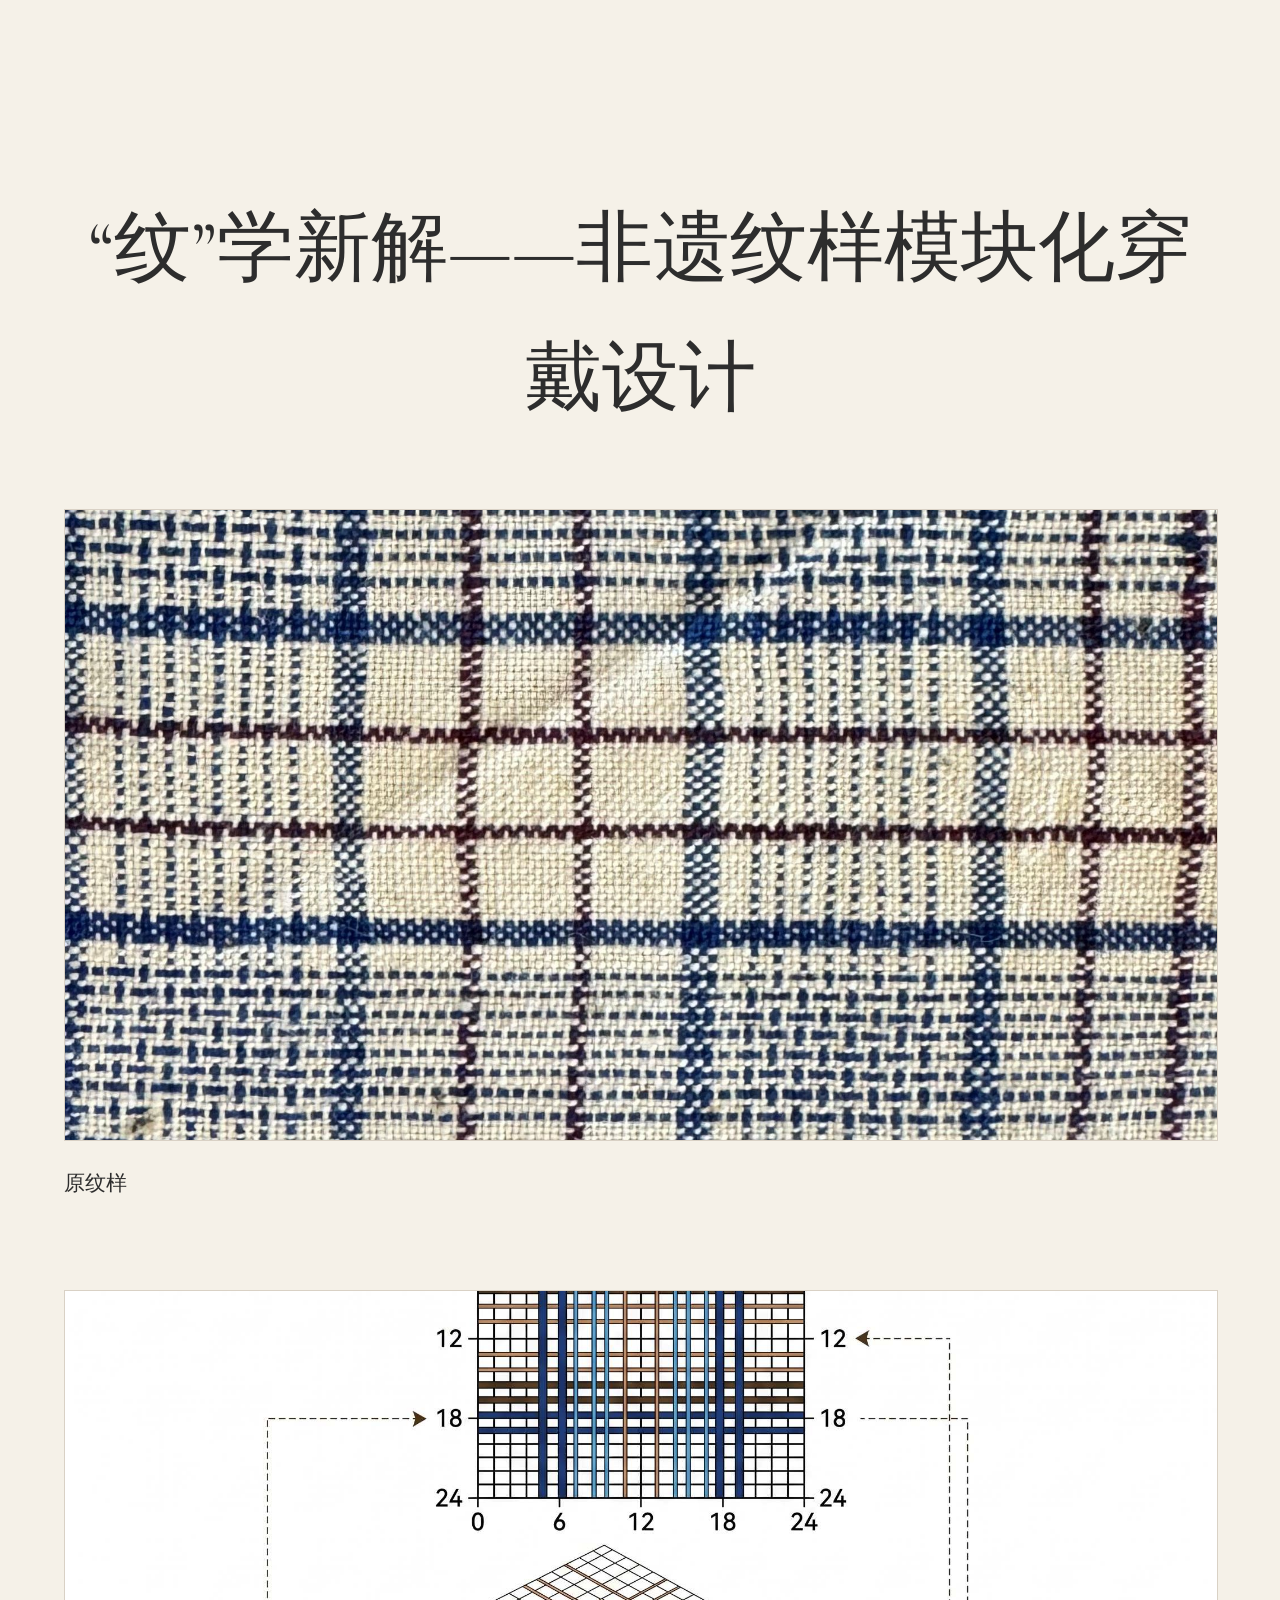
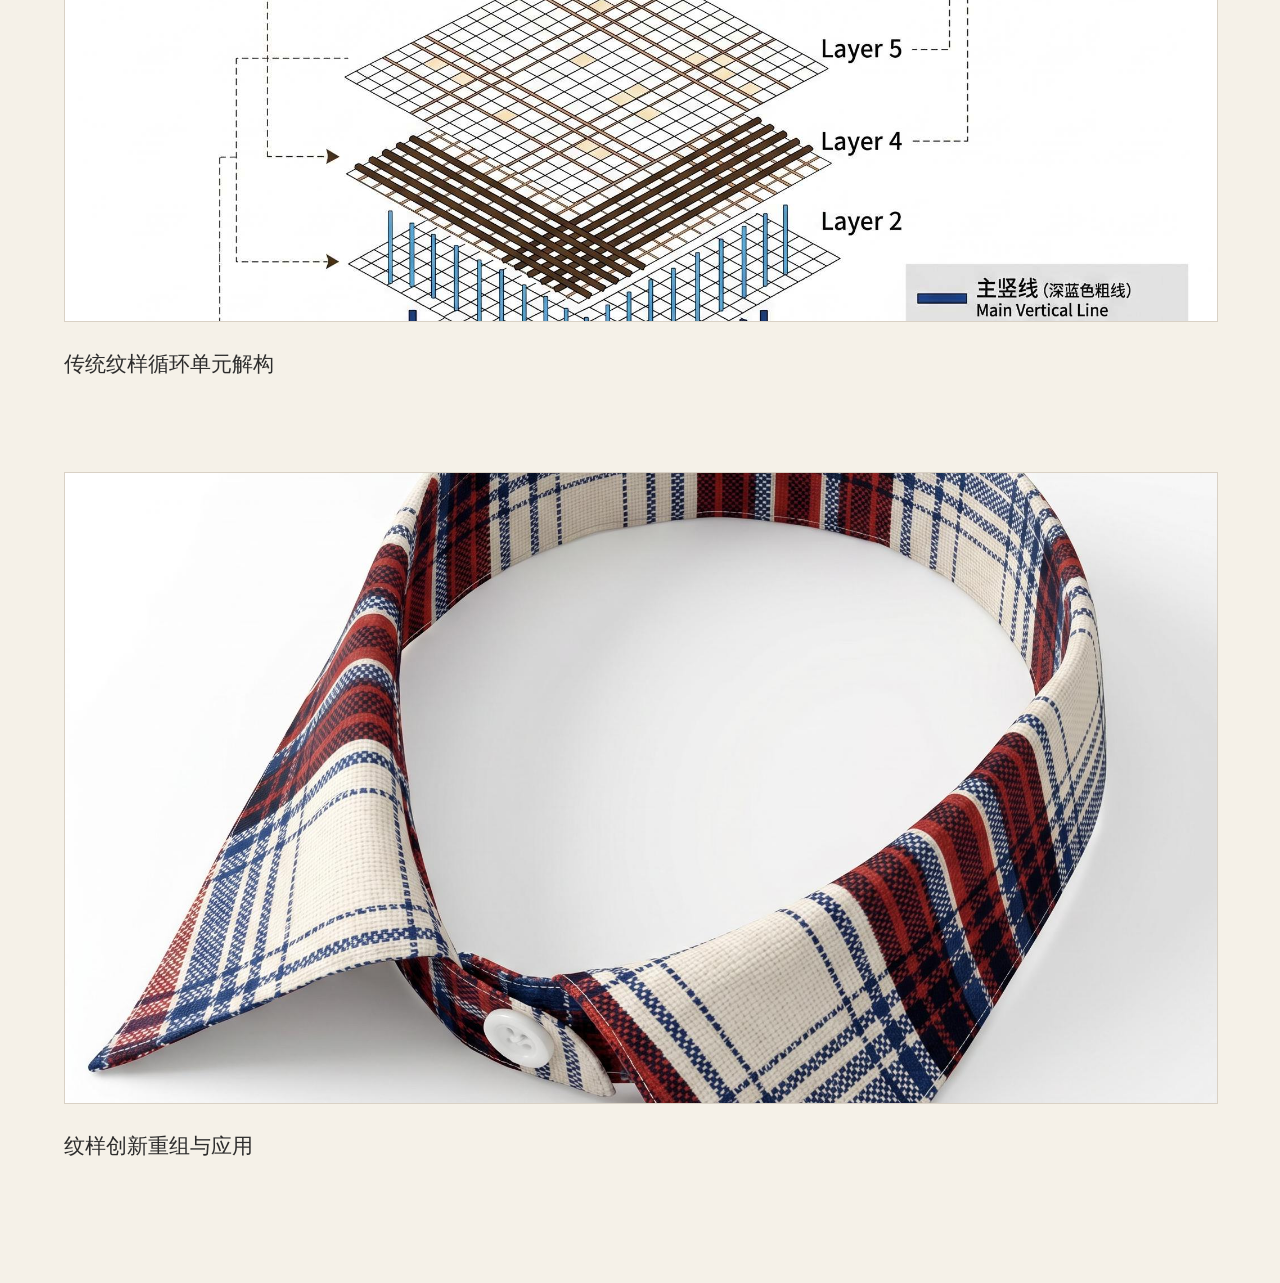
<file: index.html>
<!DOCTYPE html><html><head><meta charset='utf-8'><link rel='stylesheet' href='css/style.css'><meta name='viewport' content='width=device-width,initial-scale=1'></head><body><section class='hero'><h1>“纹”学新解——非遗纹样模块化穿戴设计</h1><div class='cards'><a class='cover-card' href='original.html'><img src='images/cover/cover1.jpg'><div class='cover-title'>原纹样</div></a><a class='cover-card' href='deconstruction.html'><img src='images/cover/cover2.jpg'><div class='cover-title'>传统纹样循环单元解构</div></a><a class='cover-card' href='recombination.html'><img src='images/cover/cover3.jpg'><div class='cover-title'>纹样创新重组与应用</div></a></div></section></body></html>
</file>
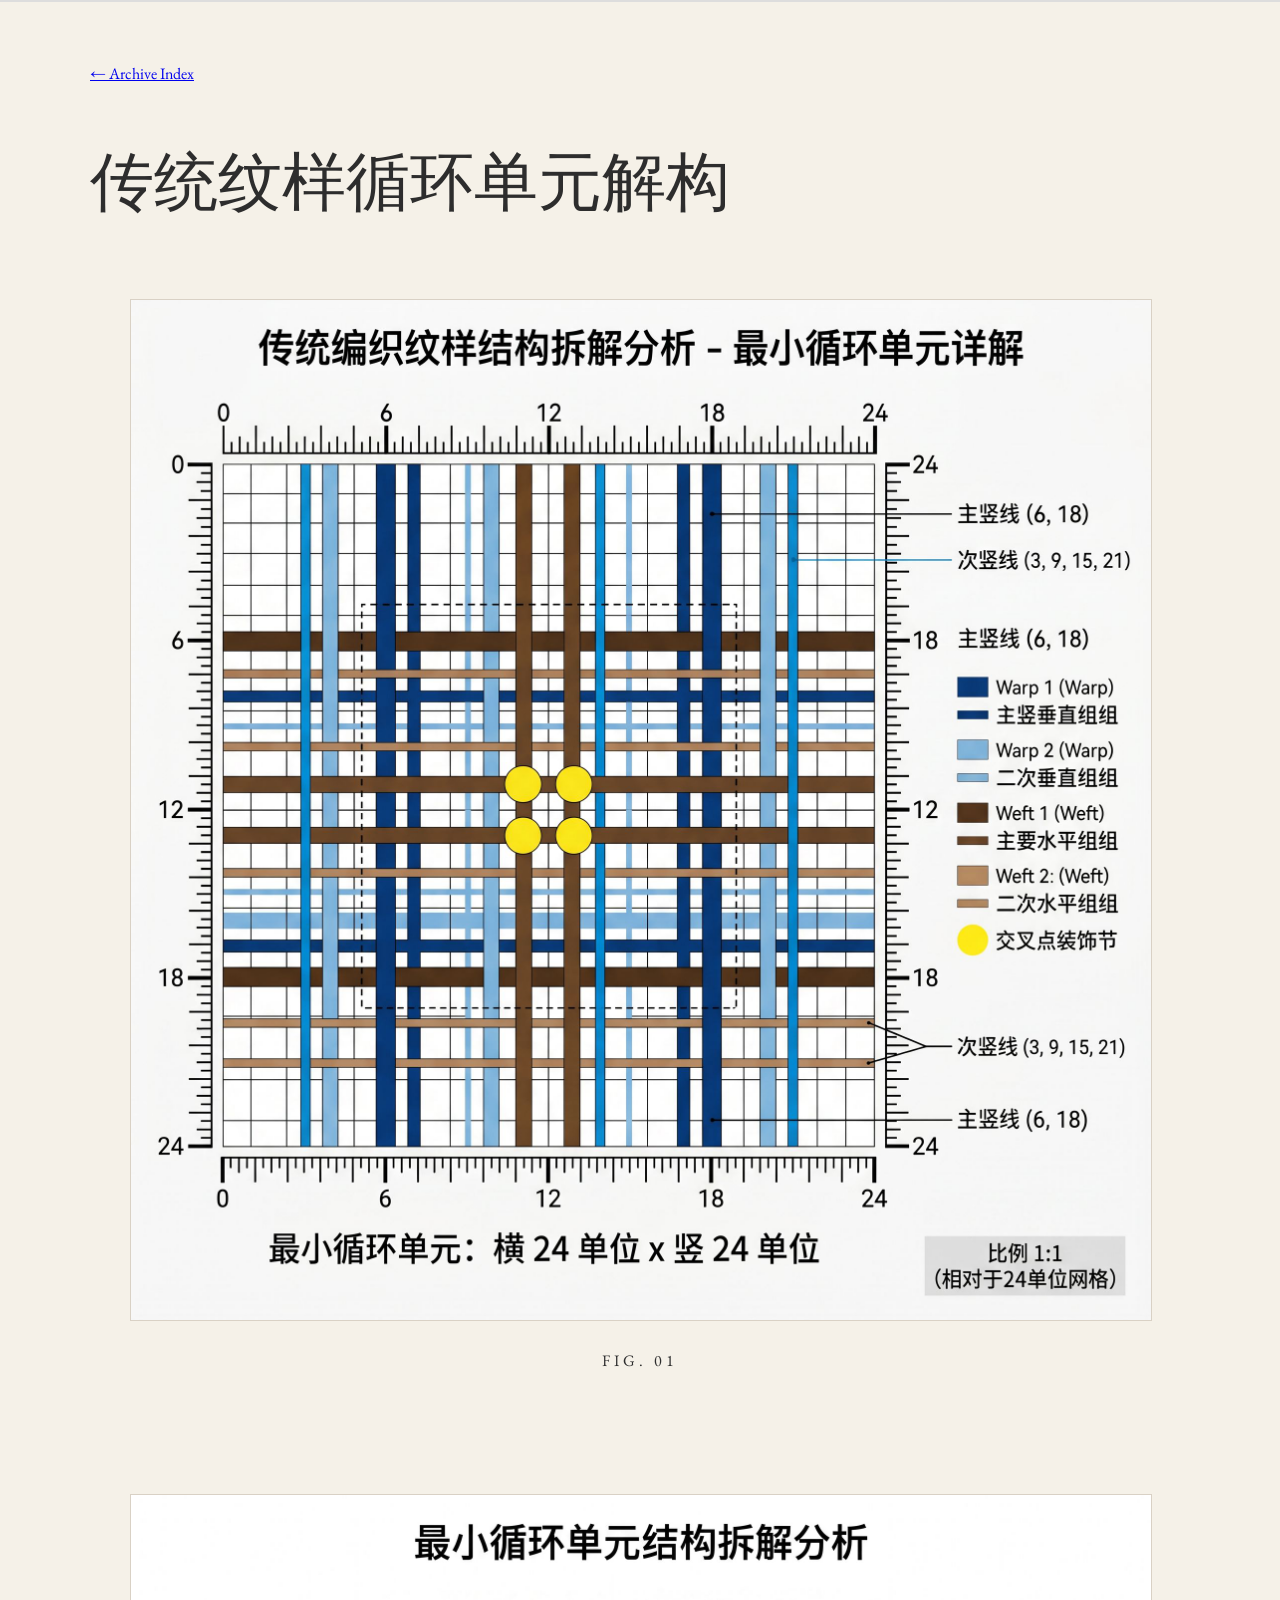
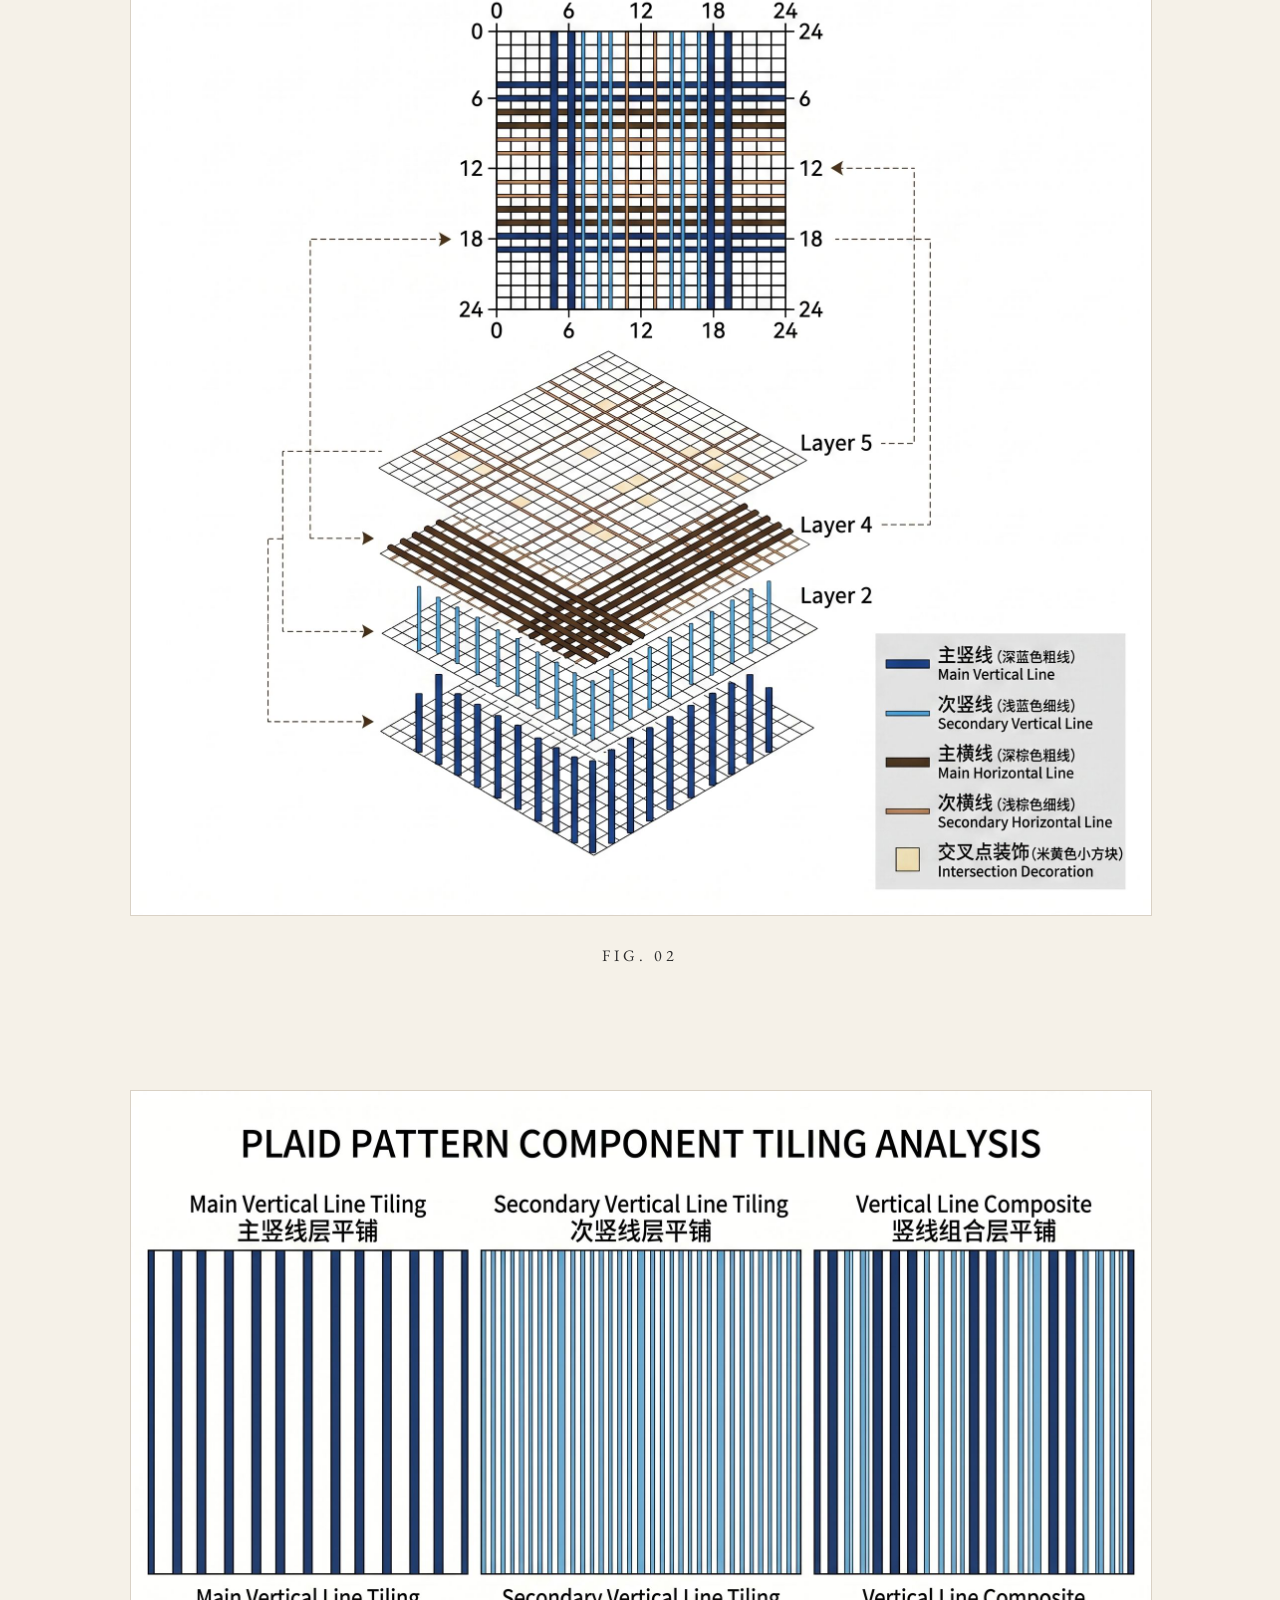
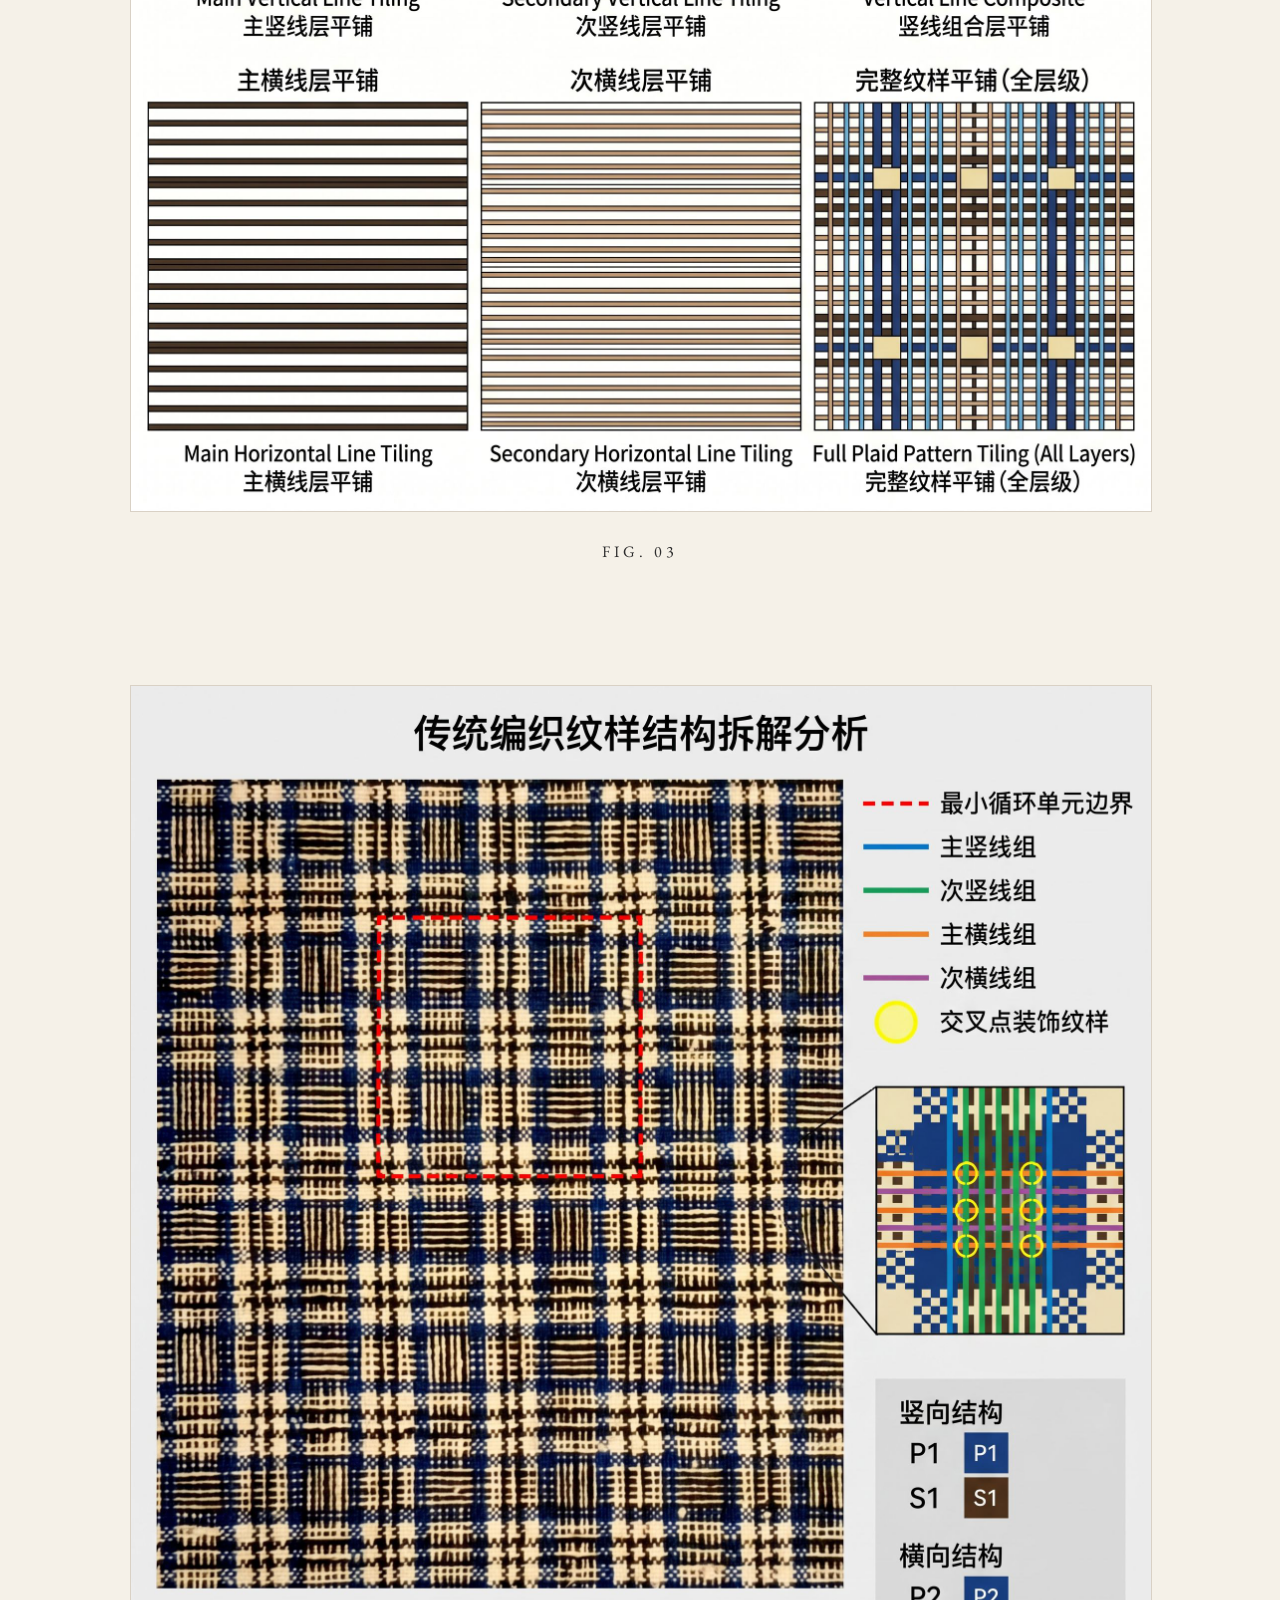
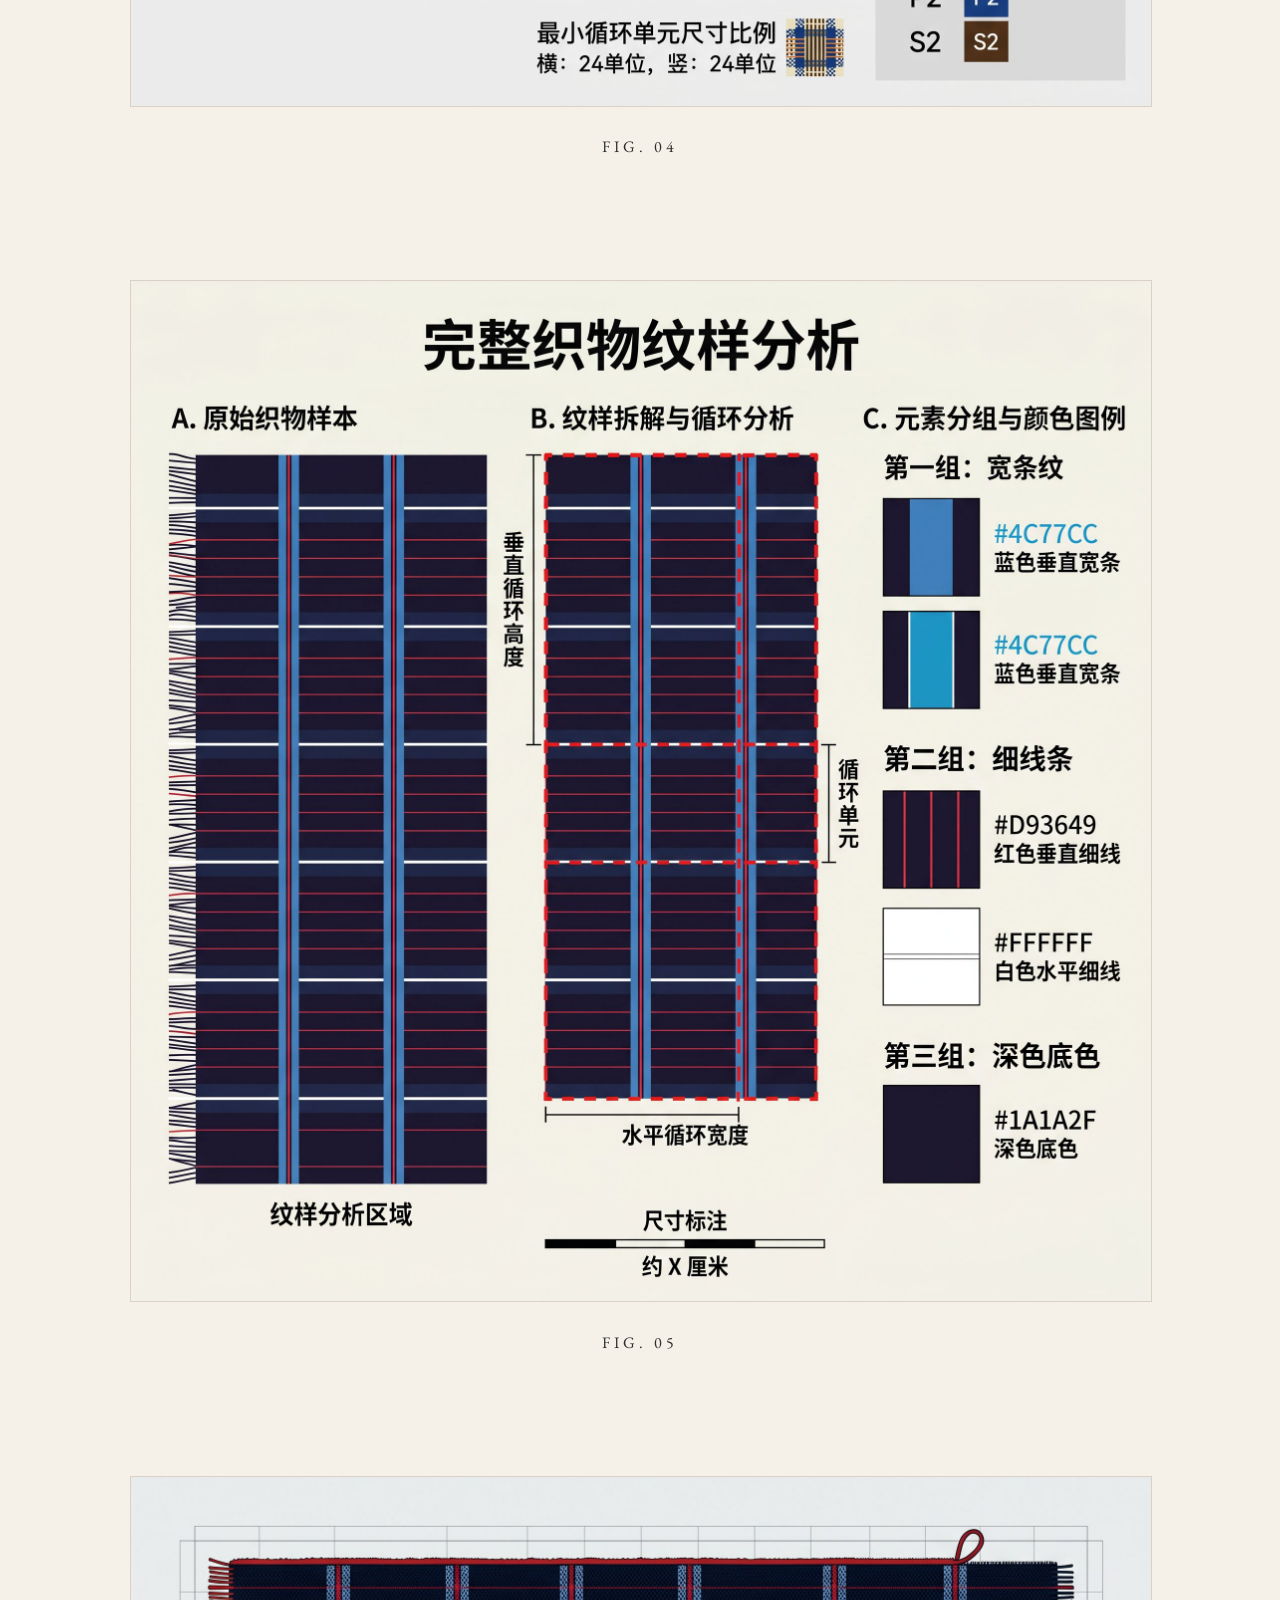
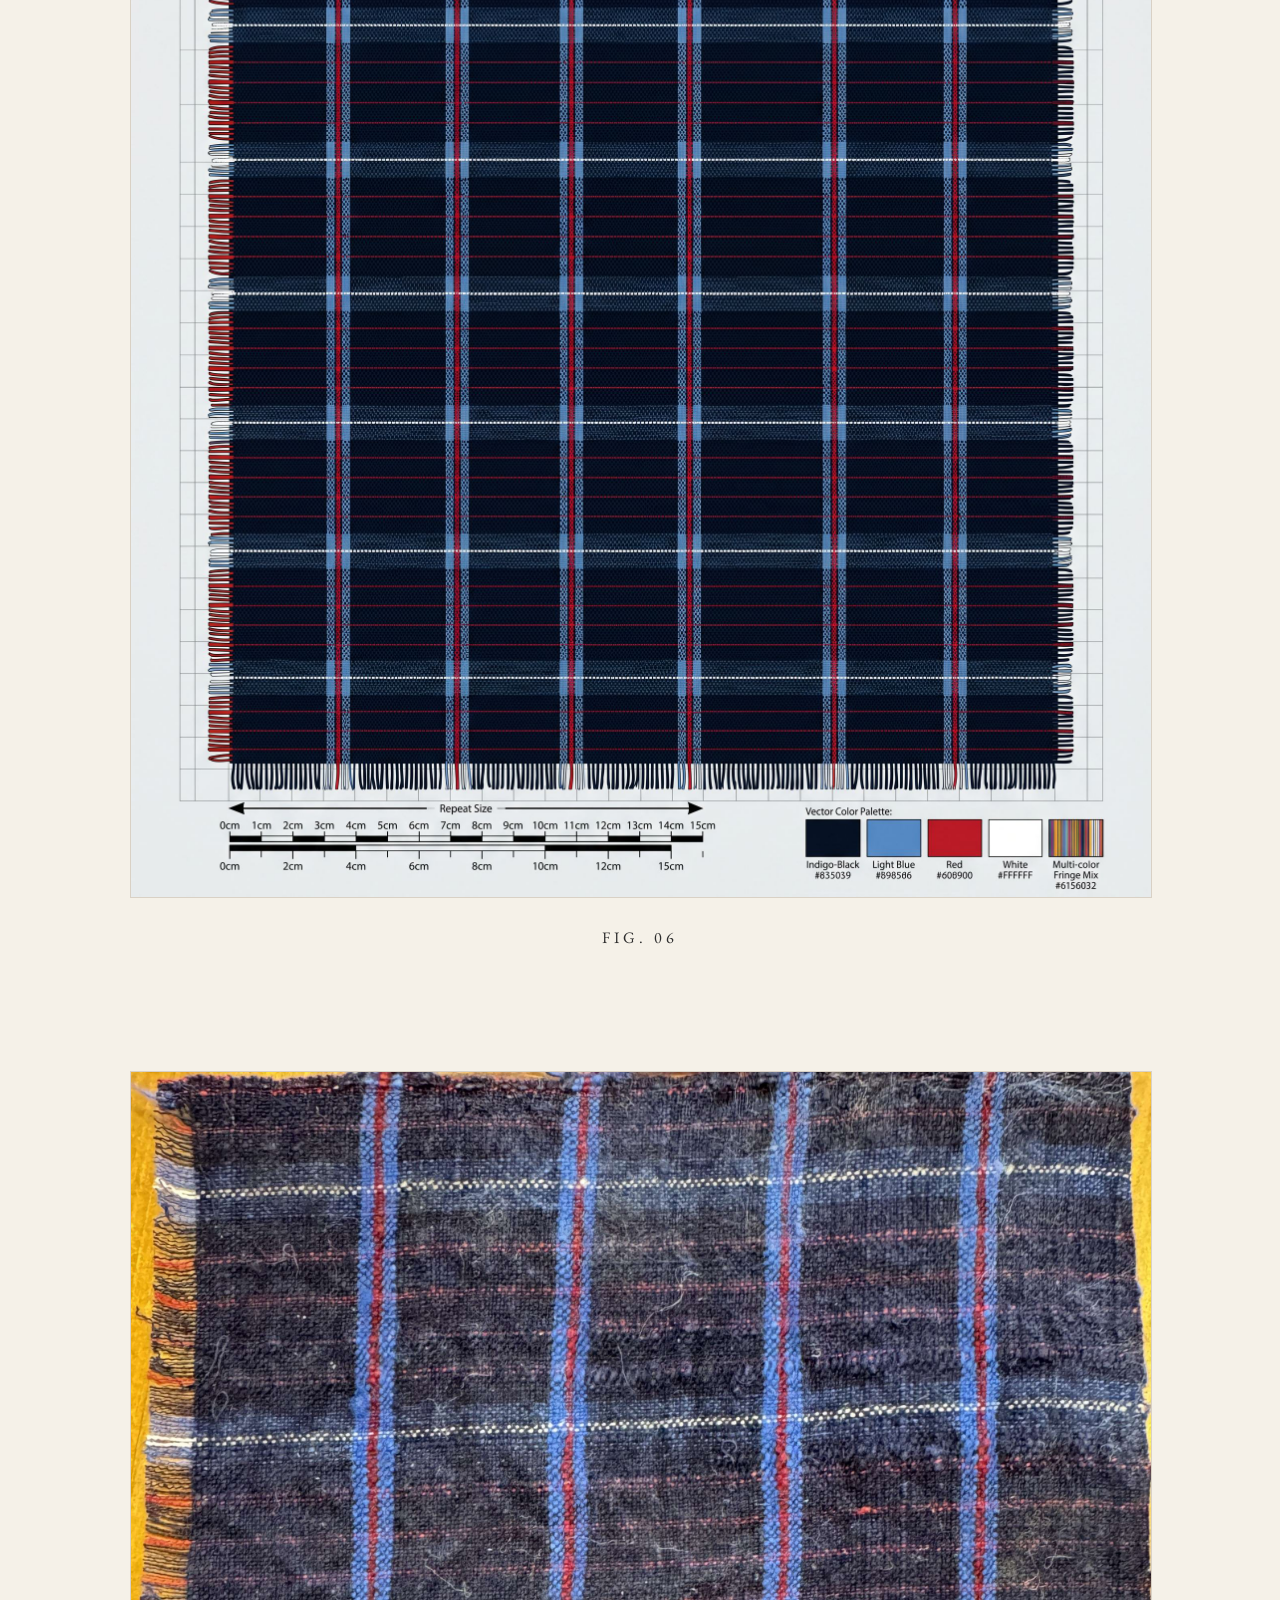
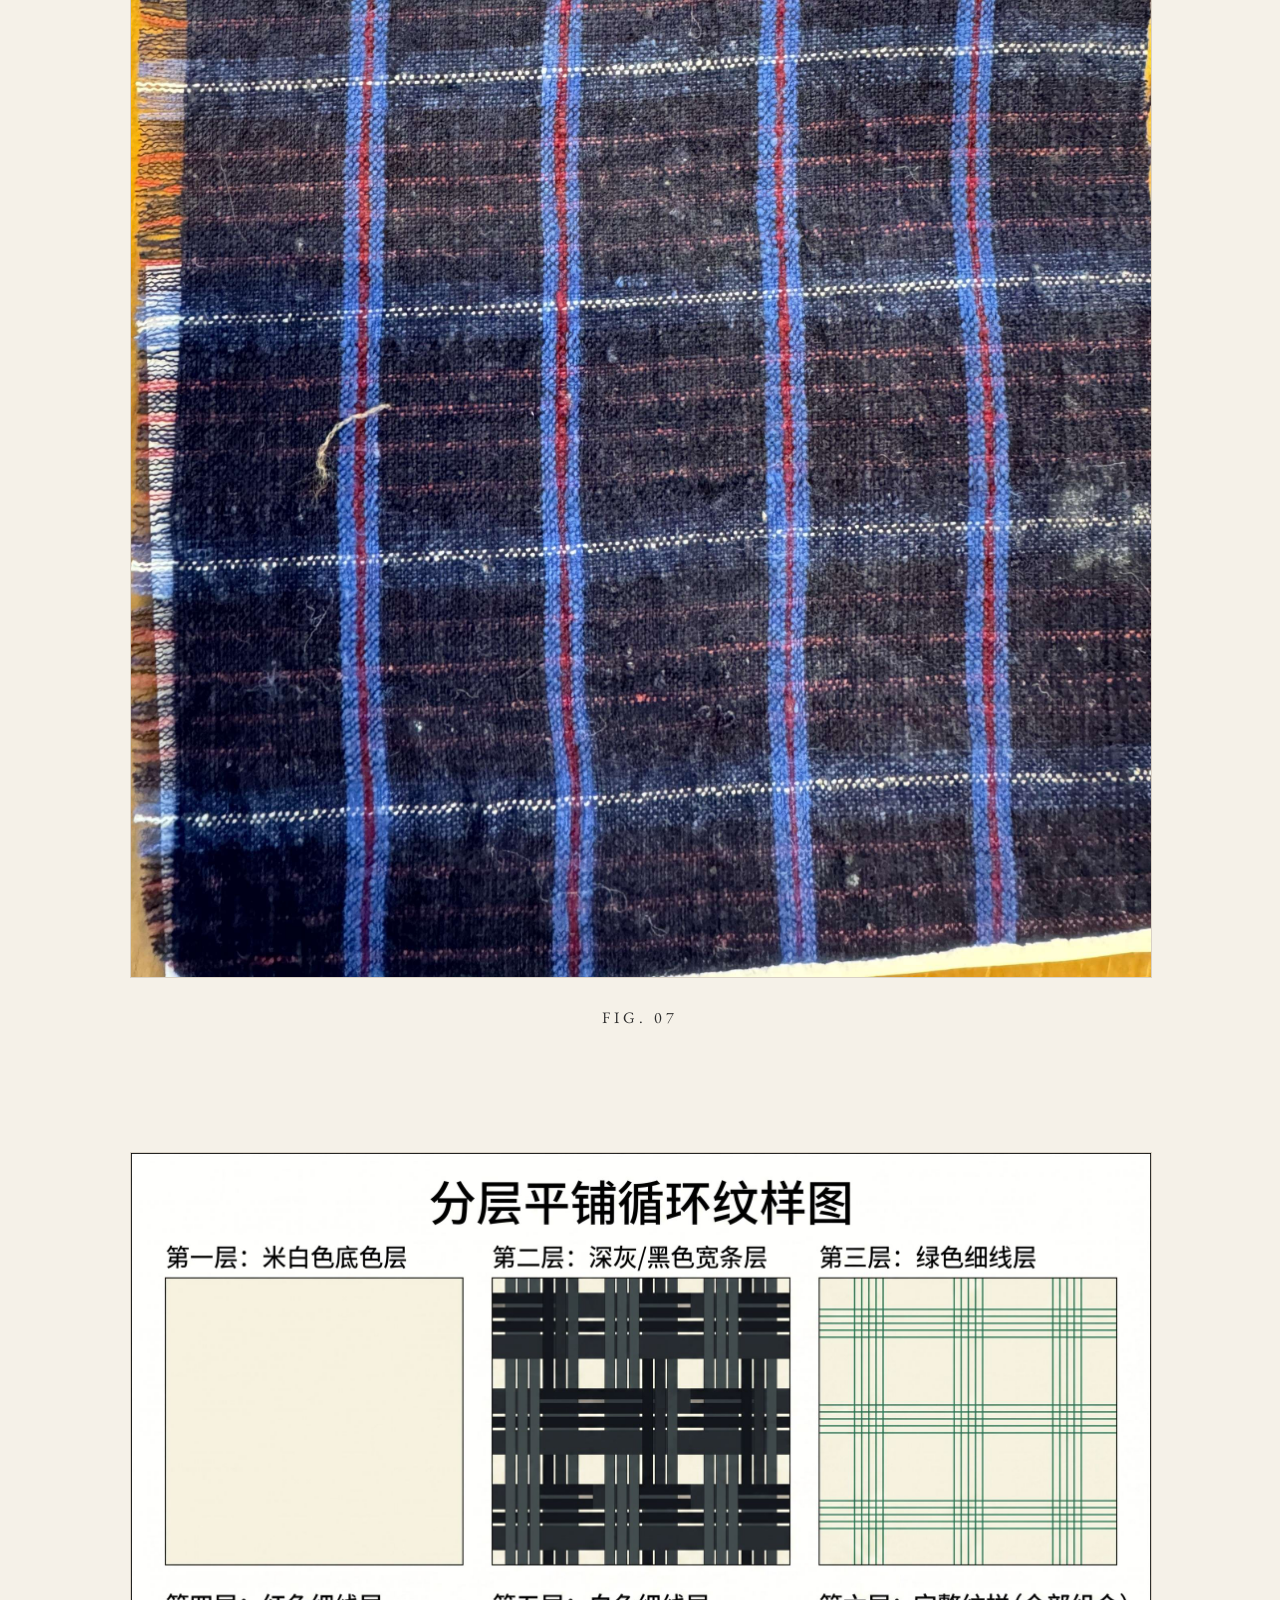
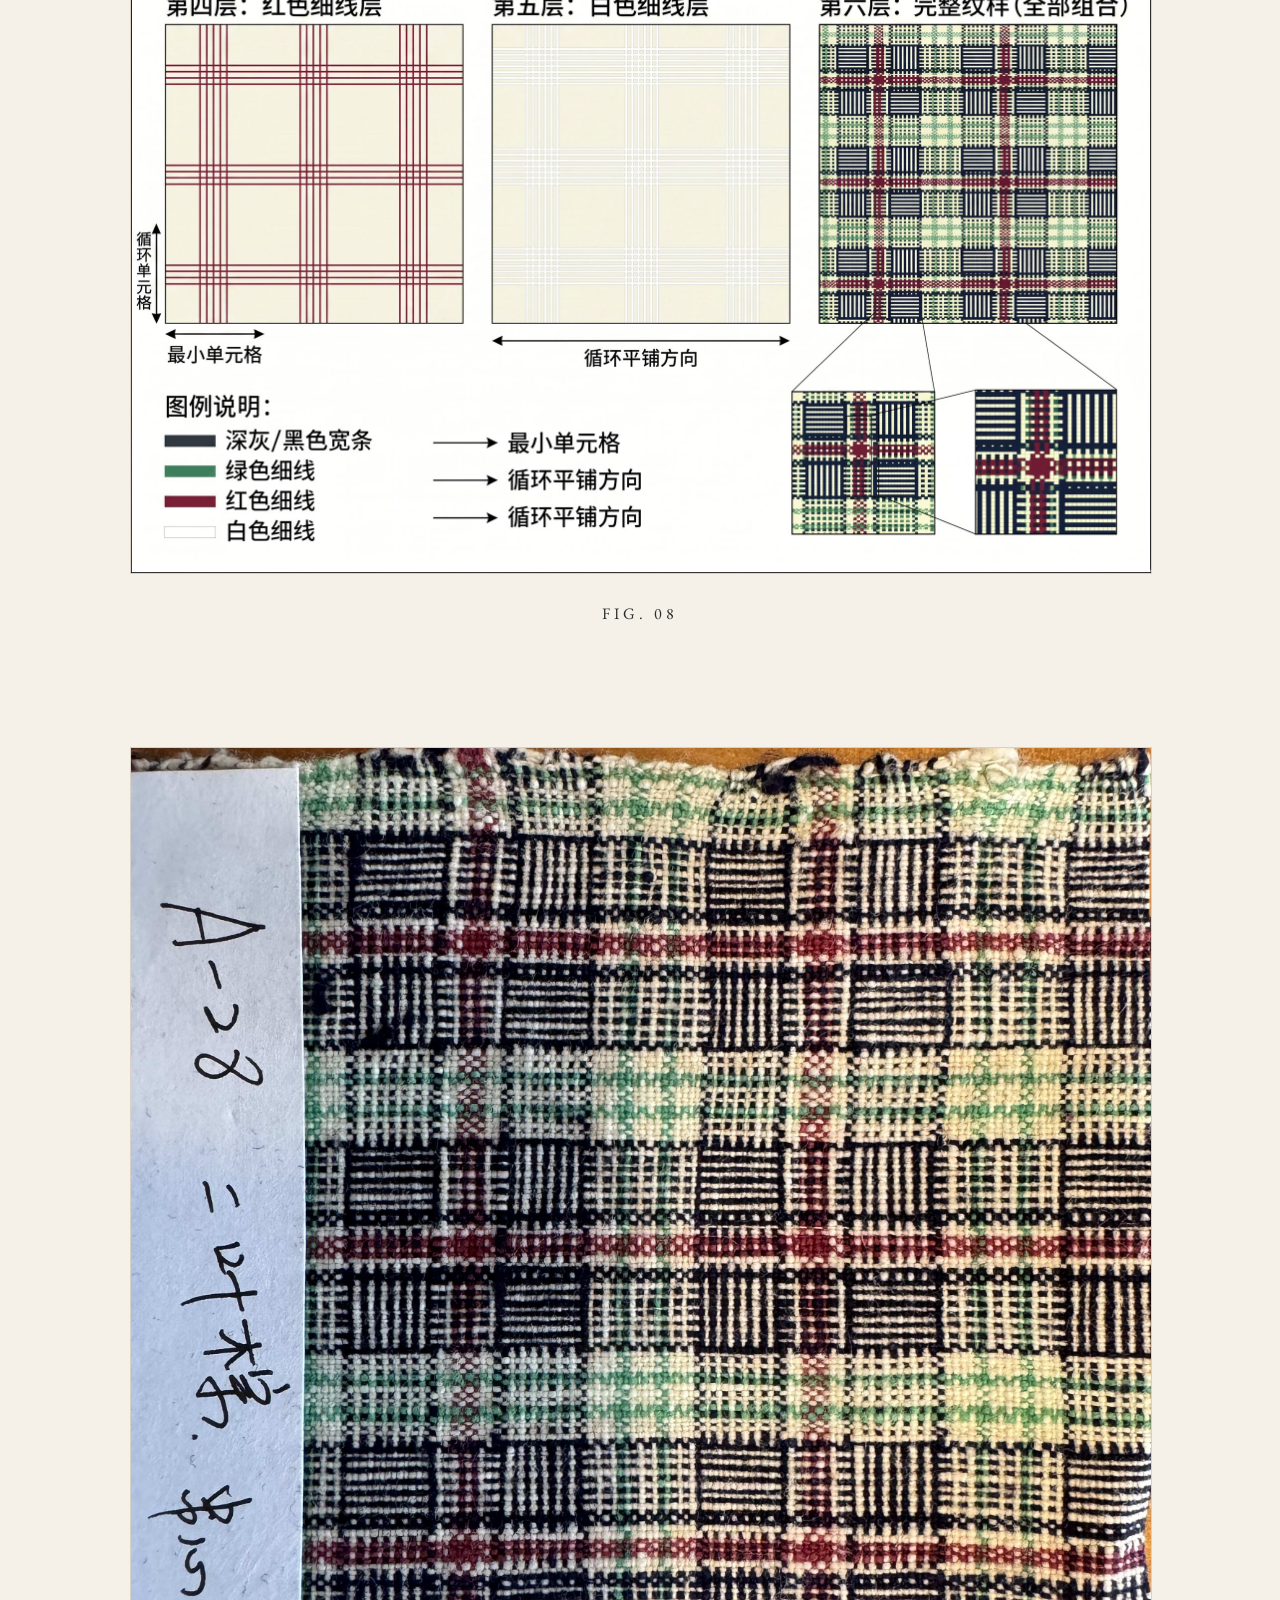
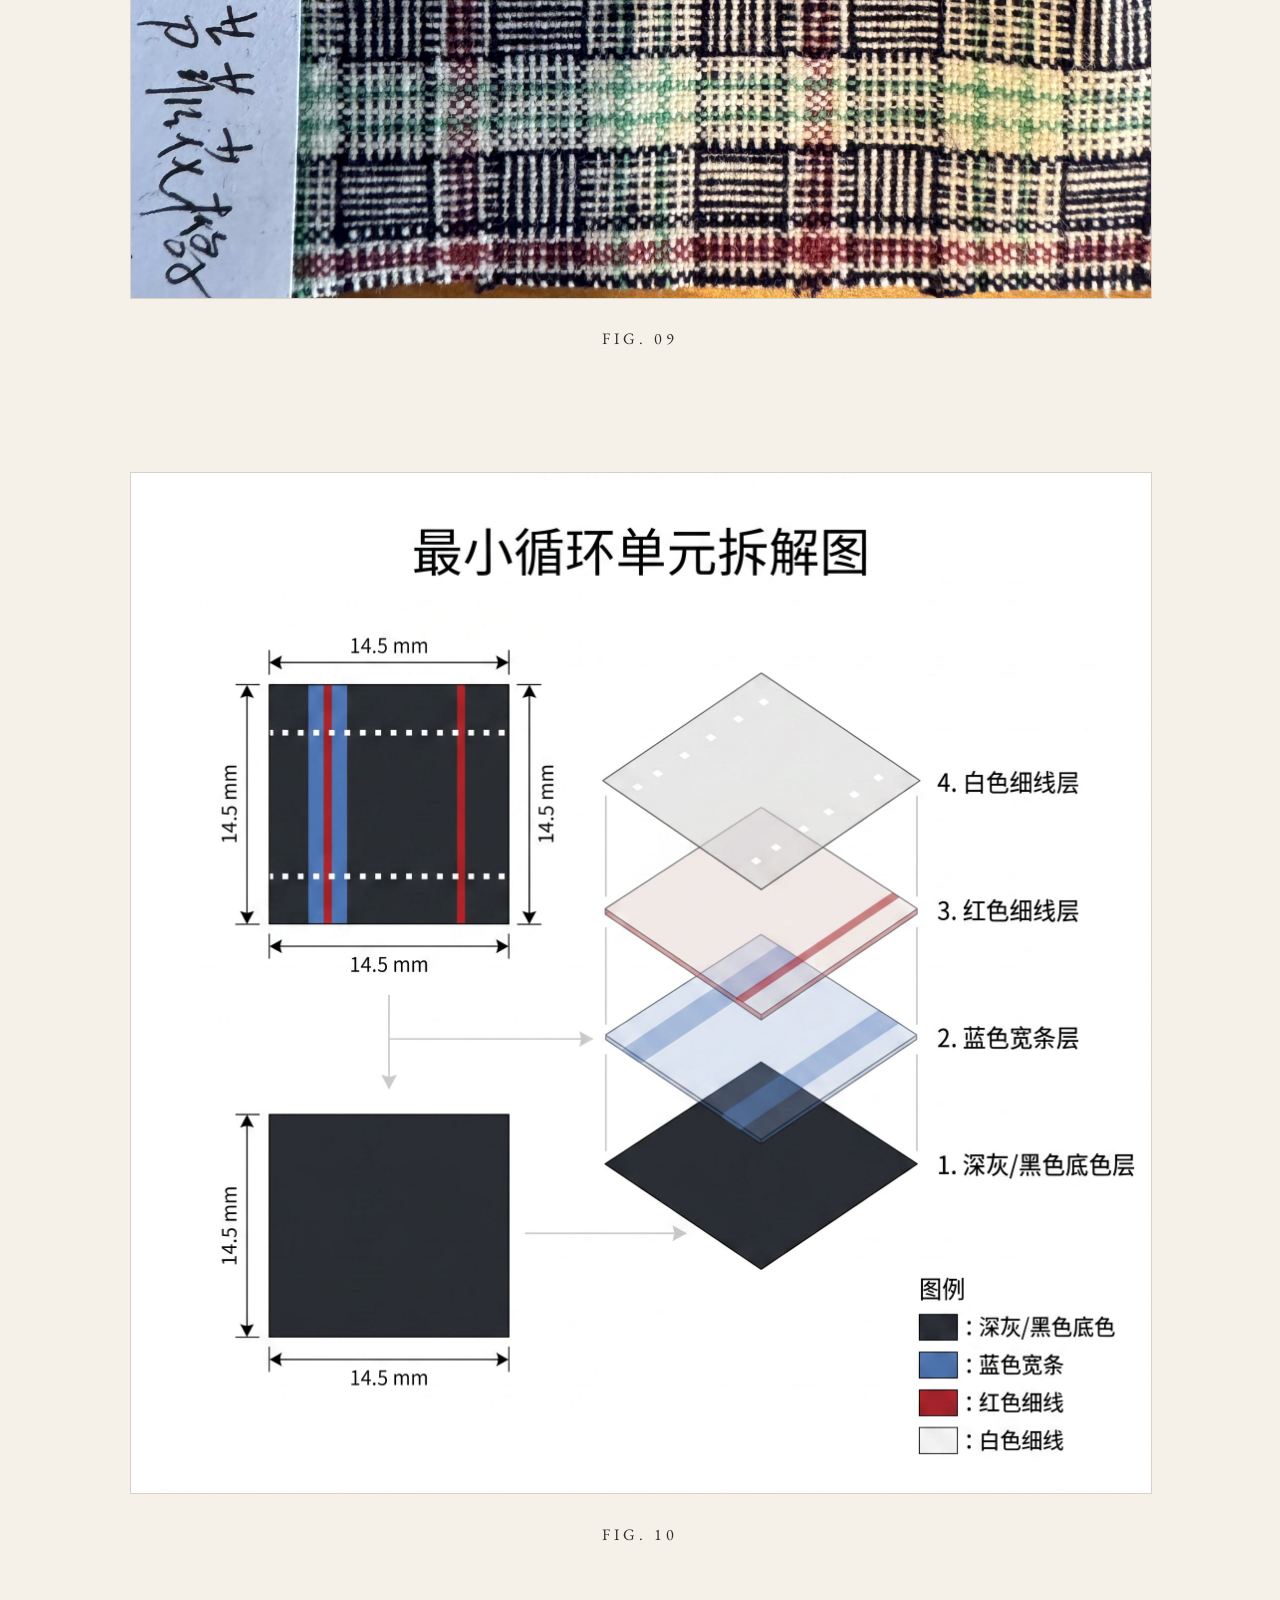
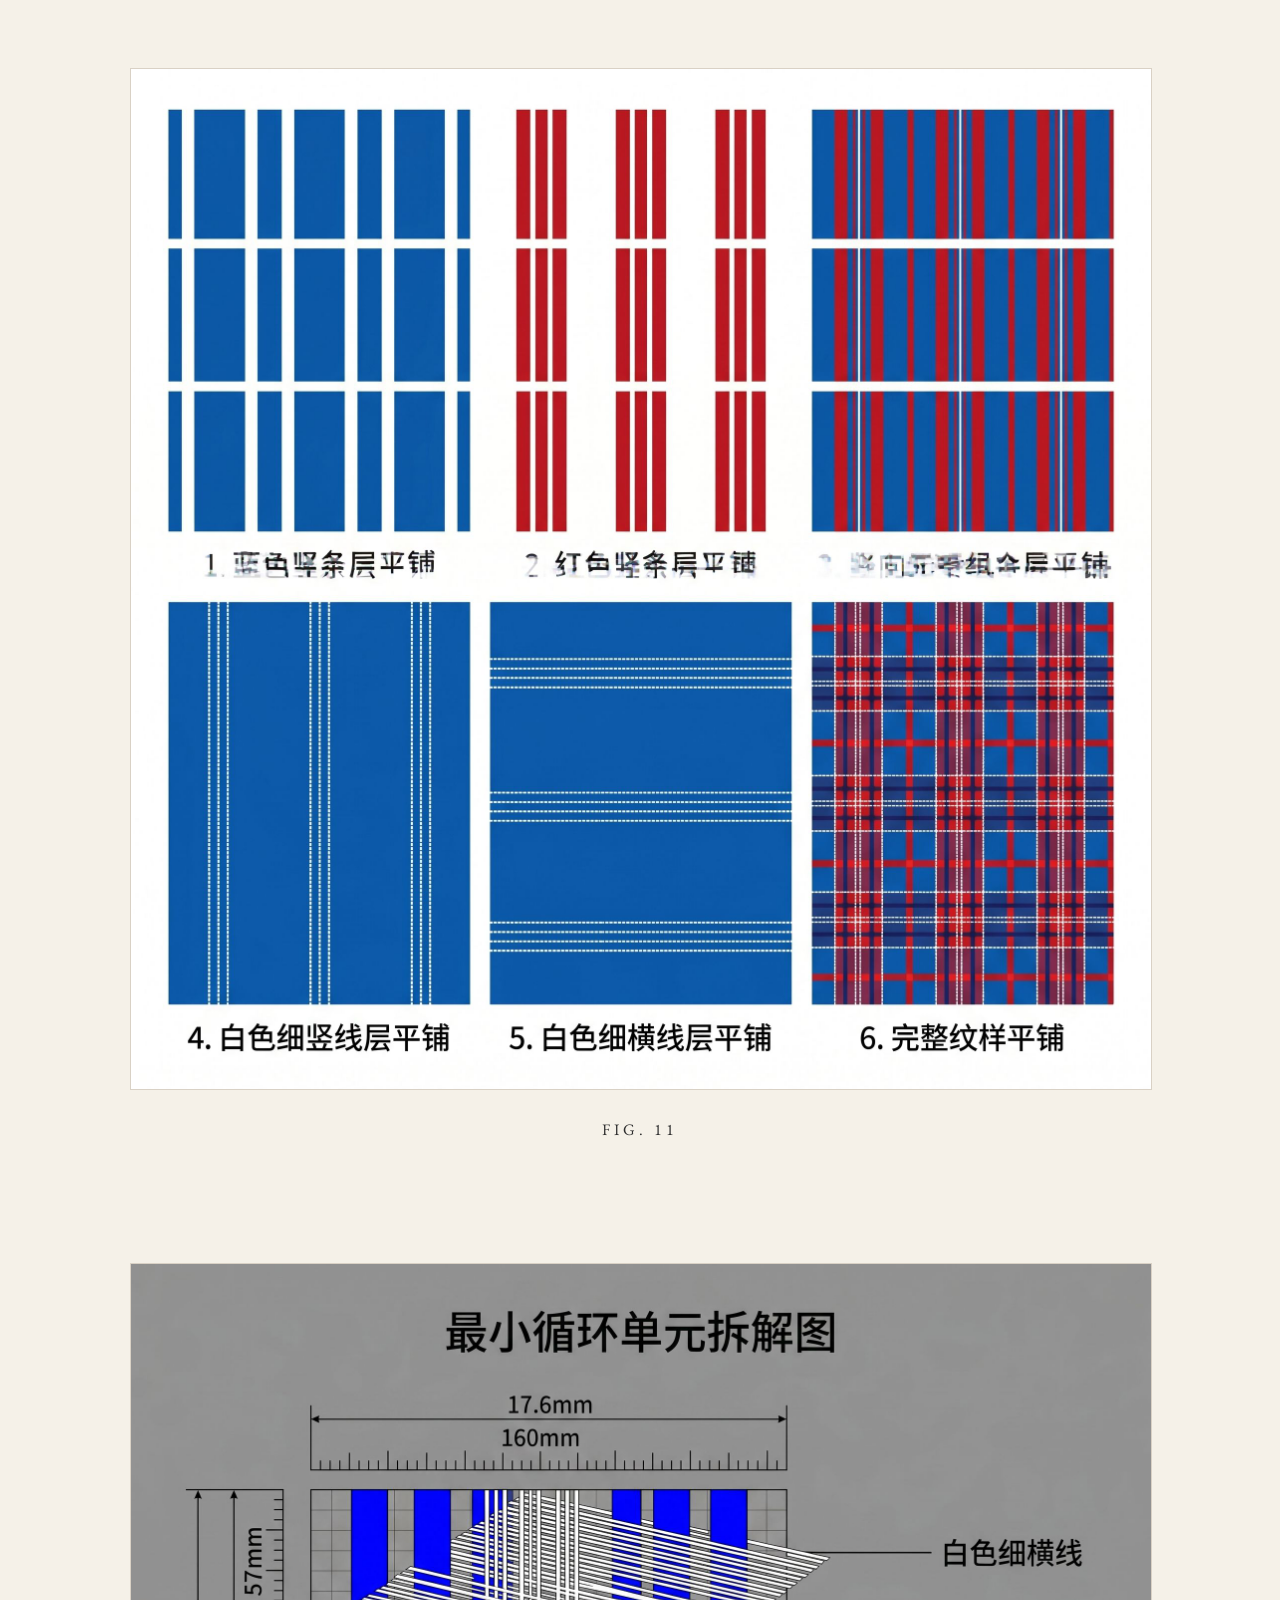
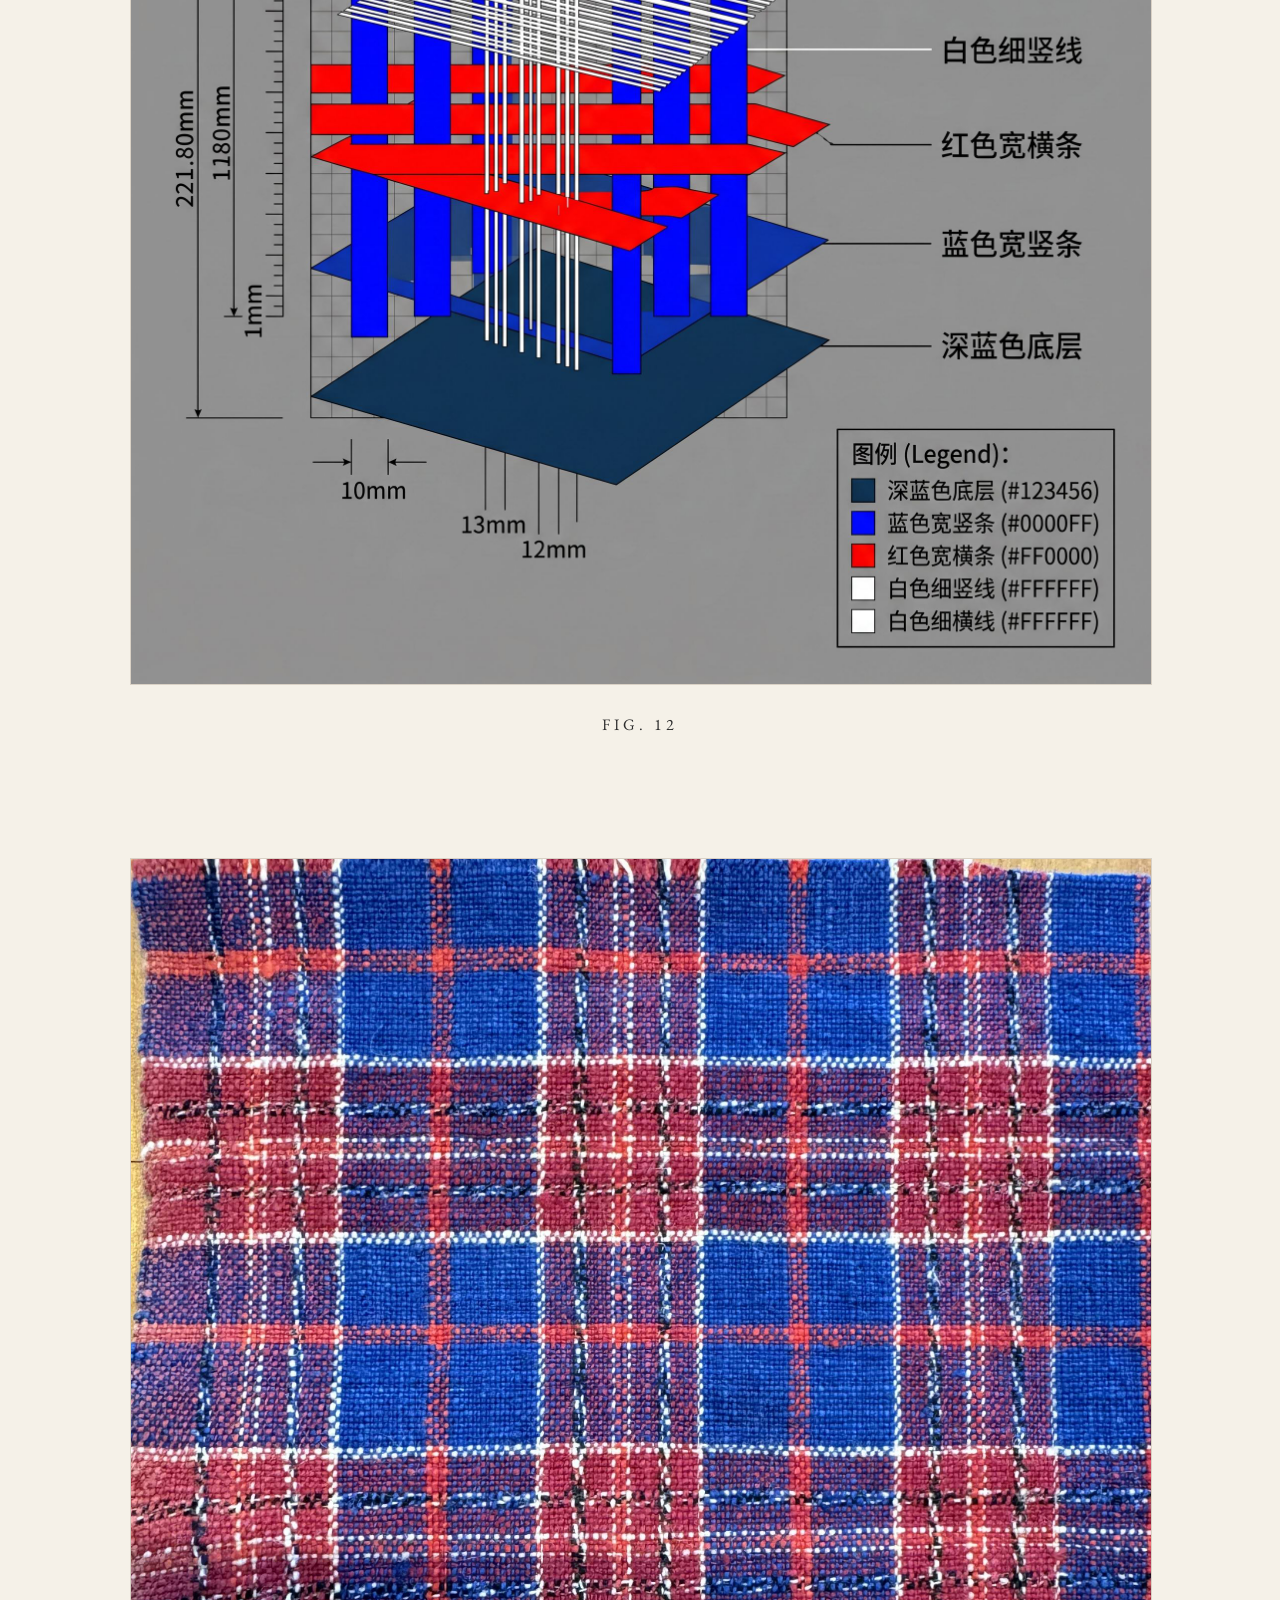
<file: deconstruction.html>
<!DOCTYPE html><html><head><meta charset='utf-8'><link rel='stylesheet' href='css/style.css'><meta name='viewport' content='width=device-width,initial-scale=1'></head><body><div class='progress'><div id='bar'></div></div><div class='project-header'><a href='index.html'>← Archive Index</a><h1>传统纹样循环单元解构</h1></div><div class='gallery' data-folder='deconstruction' data-count='29'></div><div class='lightbox' id='lightbox'><img id='lightboxImg'></div><script src='js/script.js'></script></body></html>
</file>
<file: css/style.css>
@import url('https://fonts.googleapis.com/css2?family=Cormorant+Garamond:wght@300;400;500&family=EB+Garamond:wght@400;500&display=swap');
body{margin:0;background:#F5F1E8;color:#2d2d2d;font-family:'EB Garamond',serif;line-height:1.7}
.hero{max-width:1600px;margin:auto;padding:120px 5vw}
.hero h1,.project-header h1{font-family:'Cormorant Garamond',serif;font-weight:400}
.hero h1{font-size:clamp(3rem,6vw,6rem);text-align:center}
.cards{display:flex;flex-direction:column;gap:90px}
.cover-card{text-decoration:none;color:inherit}
.cover-card img{width:100%;height:70vh;object-fit:cover;border:1px solid #d9d1c5}
.cover-title{font-size:1.3rem;margin-top:16px}
.project-header{max-width:1100px;margin:60px auto;padding:0 40px}
.project-header h1{font-size:4rem}
.gallery{max-width:1100px;margin:auto;padding:0 40px}
.figure{margin-bottom:120px}
.figure img{width:100%;border:1px solid #d9d1c5;cursor:zoom-in}
.caption{text-align:center;margin-top:18px;letter-spacing:4px}
.progress{position:fixed;top:0;left:0;width:100%;height:2px;background:#ddd}
#bar{height:100%;width:0;background:#2d2d2d}
.lightbox{display:none;position:fixed;inset:0;background:rgba(0,0,0,.9);align-items:center;justify-content:center}
.lightbox img{max-width:92%;max-height:92%}
</file>
